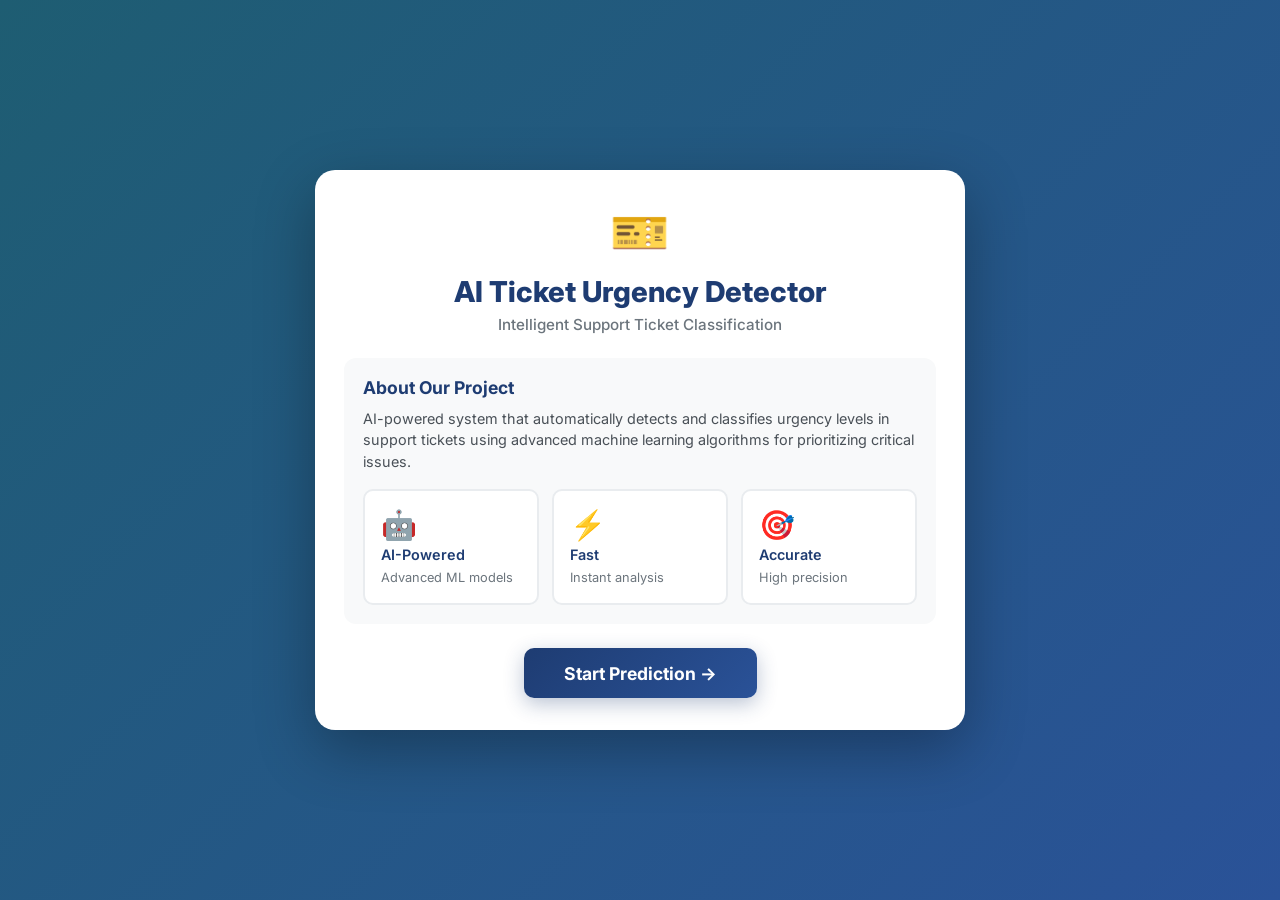
<file: templates/index.html>
<!DOCTYPE html>
<html lang="en">
<head>
    <meta charset="UTF-8">
    <meta name="viewport" content="width=device-width, initial-scale=1.0">
    <title>AI Ticket Urgency Detector - Welcome</title>
    <link href="https://fonts.googleapis.com/css2?family=Inter:wght@400;500;600;700;800&display=swap" rel="stylesheet">
    <style>
        * {
            margin: 0;
            padding: 0;
            box-sizing: border-box;
        }

        body {
            font-family: 'Inter', sans-serif;
            background: linear-gradient(135deg, #1e5d72 0%, #2a5298 100%);
            min-height: 100vh;
            display: flex;
            justify-content: center;
            align-items: center;
            padding: 1rem;
        }

        .container {
            background: #ffffff;
            border-radius: 20px;
            box-shadow: 0 20px 60px rgba(0, 0, 0, 0.3);
            padding: 2rem 1.8rem;
            max-width: 650px;
            width: 100%;
            text-align: center;
        }

        .logo {
            font-size: 3rem;
            margin-bottom: 0.8rem;
        }

        h1 {
            font-size: 1.8rem;
            color: #1e3c72;
            margin-bottom: 0.4rem;
            font-weight: 800;
        }

        .subtitle {
            font-size: 0.95rem;
            color: #6c757d;
            margin-bottom: 1.5rem;
            font-weight: 500;
        }

        .about-section {
            background: #f8f9fa;
            border-radius: 12px;
            padding: 1.2rem;
            margin-bottom: 1.5rem;
            text-align: left;
        }

        .about-section h2 {
            font-size: 1.1rem;
            color: #1e3c72;
            margin-bottom: 0.6rem;
            font-weight: 700;
        }

        .about-section p {
            color: #495057;
            line-height: 1.5;
            font-size: 0.9rem;
        }

        .features {
            display: grid;
            grid-template-columns: repeat(3, 1fr);
            gap: 0.8rem;
            margin-top: 1rem;
        }

        .feature-item {
            background: #ffffff;
            padding: 1rem;
            border-radius: 10px;
            border: 2px solid #e9ecef;
            transition: all 0.3s ease;
        }

        .feature-item:hover {
            border-color: #2a5298;
            transform: translateY(-3px);
        }

        .feature-icon {
            font-size: 1.8rem;
            margin-bottom: 0.3rem;
        }

        .feature-item h3 {
            font-size: 0.9rem;
            color: #1e3c72;
            margin-bottom: 0.3rem;
            font-weight: 600;
        }

        .feature-item p {
            font-size: 0.8rem;
            color: #6c757d;
            margin: 0;
        }

        .start-btn {
            background: linear-gradient(135deg, #1e3c72 0%, #2a5298 100%);
            color: #ffffff;
            border: none;
            padding: 0.9rem 2.5rem;
            font-size: 1.1rem;
            font-weight: 700;
            border-radius: 10px;
            cursor: pointer;
            transition: all 0.3s ease;
            box-shadow: 0 6px 20px rgba(30, 60, 114, 0.3);
            text-decoration: none;
            display: inline-block;
        }

        .start-btn:hover {
            transform: translateY(-3px);
            box-shadow: 0 10px 30px rgba(30, 60, 114, 0.4);
        }

        @media (max-width: 600px) {
            h1 {
                font-size: 1.6rem;
            }
            
            .logo {
                font-size: 3rem;
            }

            .features {
                grid-template-columns: 1fr;
                gap: 0.8rem;
            }

            .container {
                padding: 2rem 1.5rem;
            }
        }
    </style>
</head>
<body>
    <div class="container">
        <div class="logo">🎫</div>
        <h1>AI Ticket Urgency Detector</h1>
        <p class="subtitle">Intelligent Support Ticket Classification</p>

        <div class="about-section">
            <h2>About Our Project</h2>
            <p>
                AI-powered system that automatically detects and classifies urgency levels in support tickets 
                using advanced machine learning algorithms for prioritizing critical issues.
            </p>

            <div class="features">
                <div class="feature-item">
                    <div class="feature-icon">🤖</div>
                    <h3>AI-Powered</h3>
                    <p>Advanced ML models</p>
                </div>
                <div class="feature-item">
                    <div class="feature-icon">⚡</div>
                    <h3>Fast</h3>
                    <p>Instant analysis</p>
                </div>
                <div class="feature-item">
                    <div class="feature-icon">🎯</div>
                    <h3>Accurate</h3>
                    <p>High precision</p>
                </div>
            </div>
        </div>

        <a href="/home" class="start-btn">Start Prediction →</a>
    </div>
</body>
</html>
</file>
